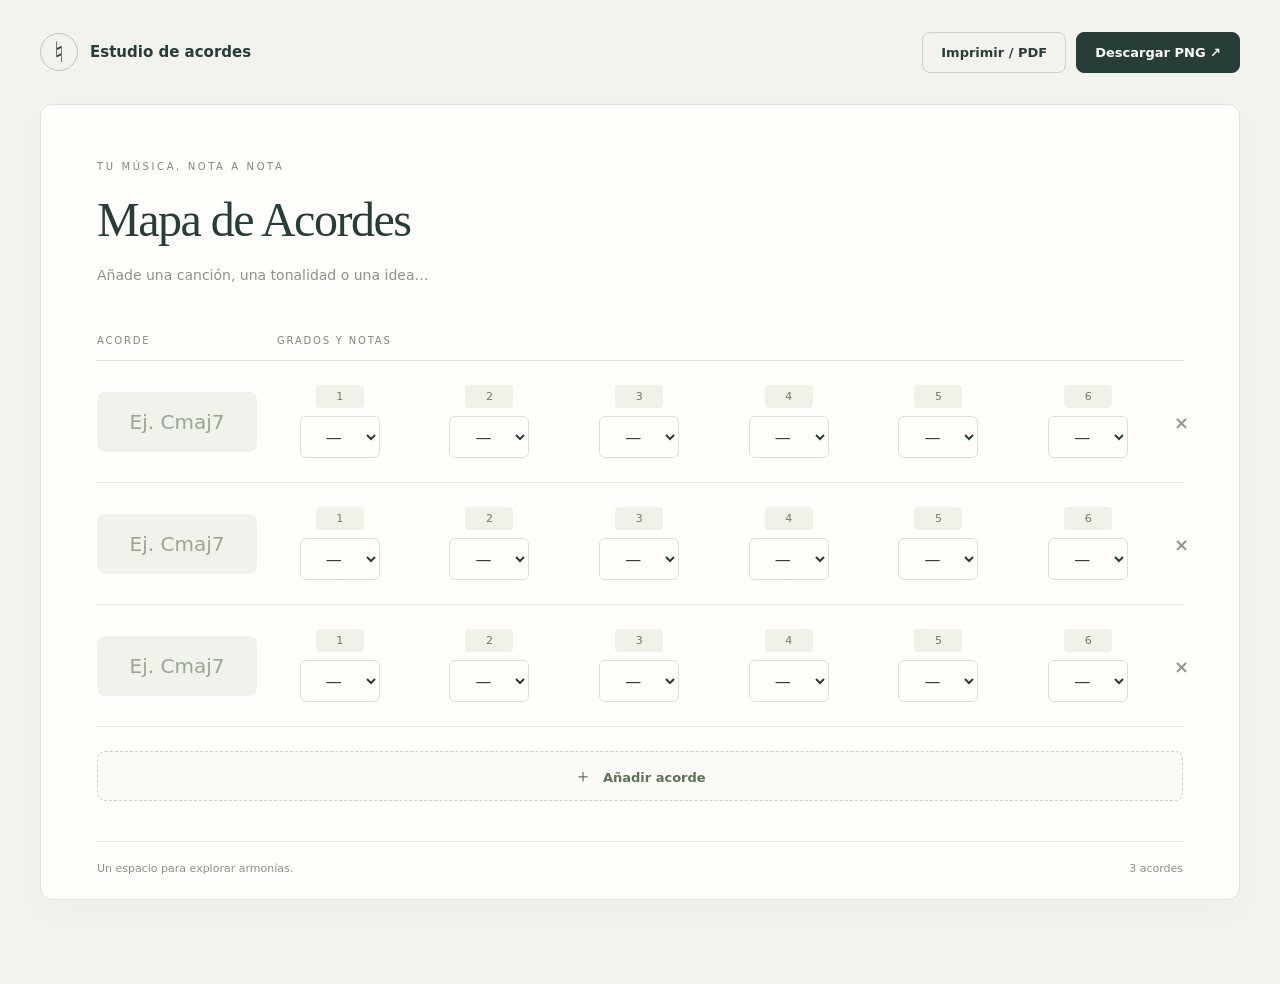
<file: index.html>
<!doctype html>
<html lang="es">
<head>
  <meta charset="utf-8">
  <meta name="viewport" content="width=device-width, initial-scale=1">
  <meta name="theme-color" content="#263e37">
  <title>Mapa de Acordes</title>
  <link rel="stylesheet" href="styles.css">
  <script src="app.js" defer></script>
</head>
<body>
  <header class="toolbar">
    <a class="brand" href="./" aria-label="Mapa de Acordes, inicio"><span aria-hidden="true">♮</span> Estudio de acordes</a>
    <div class="actions">
      <button id="export-pdf" type="button">Imprimir / PDF</button>
      <button id="export-png" class="primary" type="button">Descargar PNG <span aria-hidden="true">↗</span></button>
    </div>
  </header>
  <main id="workspace">
    <div class="eyebrow">TU MÚSICA, NOTA A NOTA</div>
    <input id="title" aria-label="Título del mapa" maxlength="100" value="Mapa de Acordes">
    <input id="subtitle" aria-label="Subtítulo del mapa" maxlength="160" placeholder="Añade una canción, una tonalidad o una idea…">
    <div class="sheet-heading"><span>ACORDE</span><span>GRADOS Y NOTAS</span></div>
    <div id="chords-container" aria-label="Acordes"></div>
    <button id="add-row" type="button"><span aria-hidden="true">＋</span> Añadir acorde</button>
    <footer><span>Un espacio para explorar armonías.</span><span id="row-count"></span></footer>
  </main>
  <p id="status" role="status" aria-live="polite"></p>
</body>
</html>
</file>
<file: styles.css>
:root{font-family:Inter,ui-sans-serif,system-ui,-apple-system,BlinkMacSystemFont,"Segoe UI",sans-serif;color:#263e37;background:#f3f3ed;font-synthesis:none}*{box-sizing:border-box}body{margin:0;padding:0 24px 32px}button,input,select{font:inherit}button{cursor:pointer}button,input,select{transition:background .15s,border-color .15s}button:focus-visible,input:focus-visible,select:focus-visible,a:focus-visible{outline:3px solid #b48e44;outline-offset:4px}.toolbar{max-width:1200px;margin:auto;min-height:104px;display:flex;align-items:center;justify-content:space-between;gap:24px}.brand{display:flex;align-items:center;gap:12px;font-size:15px;font-weight:650;text-decoration:none;color:inherit}.brand>span{display:grid;place-items:center;width:38px;height:38px;border:1px solid #bdc7bb;border-radius:50%;font-size:28px}.actions{display:flex;gap:10px}button{border:1px solid #cbd2c8;background:transparent;color:inherit;padding:12px 18px;border-radius:8px;font-size:13px;font-weight:600}button:hover{background:#e7ebe2}.primary{background:#263e37;color:white;border-color:#263e37}.primary:hover{background:#3c574d}#workspace{max-width:1200px;margin:auto;padding:56px 56px 24px;background:#fffefb;border:1px solid #e1e3d9;border-radius:12px;box-shadow:0 12px 40px #263e3706}.eyebrow{font-size:10px;letter-spacing:2.6px;color:#7e897a;margin-bottom:16px}#title,#subtitle{display:block;width:100%;padding:4px 0;border:0;background:transparent;color:inherit}#title{font-family:Georgia,serif;font-size:clamp(30px,5vw,48px);letter-spacing:-1.5px}#subtitle{margin-top:12px;font-size:14px;color:#737c70}#subtitle::placeholder{color:#8d9388}.sheet-heading{display:grid;grid-template-columns:180px 1fr;margin-top:48px;padding:0 0 14px;border-bottom:1px solid #dce1d6;font-size:10px;letter-spacing:1.8px;color:#7e897a}.chord-row{position:relative;display:grid;grid-template-columns:160px repeat(6,minmax(0,1fr));gap:16px;align-items:center;padding:24px 28px 24px 0;border-bottom:1px solid #e9ebe3}.chord-box{min-width:0;width:100%;background:#f0f3eb;border:1px solid transparent;border-radius:8px;padding:17px 10px;text-align:center;font-size:20px;font-weight:600;color:#263e37}.chord-box::placeholder{color:#9ba692;font-weight:400}.note-container{display:flex;flex-direction:column;align-items:center;gap:8px;min-width:0}.degree{width:48px;border:0;border-radius:4px;background:#f0f1e9;text-align:center;font-size:11px;color:#718064;padding:5px 2px}.note-select{width:100%;max-width:80px;min-height:42px;background:transparent;border:1px solid #dce1d6;border-radius:6px;text-align:center;color:#263e37;font-size:16px;cursor:pointer}.remove-row{position:absolute;right:-12px;top:50%;transform:translateY(-50%);border:0;padding:6px;color:#92998c;font-size:18px}.remove-row:hover{color:#9c3b32;background:#fbefed}#add-row{margin:24px 0 40px;border-style:dashed;color:#5d715b;width:100%;background:#fafbf6}#add-row span{margin-right:6px;font-size:18px}footer{display:flex;justify-content:space-between;gap:12px;border-top:1px solid #e9ebe3;padding-top:20px;font-size:11px;color:#8a9383}#status{max-width:1200px;margin:16px auto;font-size:13px;color:#65715e;min-height:20px}@media(max-width:700px){body{padding:0 12px 16px}.toolbar{padding:20px 0;align-items:flex-start;flex-direction:column;gap:16px;min-height:auto}.actions{width:100%}.actions button{flex:1}#workspace{padding:28px 20px 20px}.sheet-heading{grid-template-columns:1fr;margin-top:30px}.sheet-heading span:last-child{display:none}.chord-row{grid-template-columns:repeat(6,minmax(0,1fr));gap:6px;padding:20px 0}.chord-box{grid-column:1/-1;margin-bottom:8px;width:calc(100% - 30px);font-size:18px;padding:12px}.remove-row{right:0;top:40px}.degree{width:100%;max-width:40px}.note-select{font-size:13px}footer{font-size:10px}}@media print{@page{size:A4 landscape;margin:14mm}body{background:white;padding:0}.toolbar,#add-row,.remove-row,#status{display:none!important}#workspace{border:0;box-shadow:none;padding:0;max-width:none}input,select{appearance:none!important;print-color-adjust:exact;-webkit-print-color-adjust:exact}#subtitle:placeholder-shown{display:none}.chord-row{break-inside:avoid}footer{margin-top:24px}}
</file>
